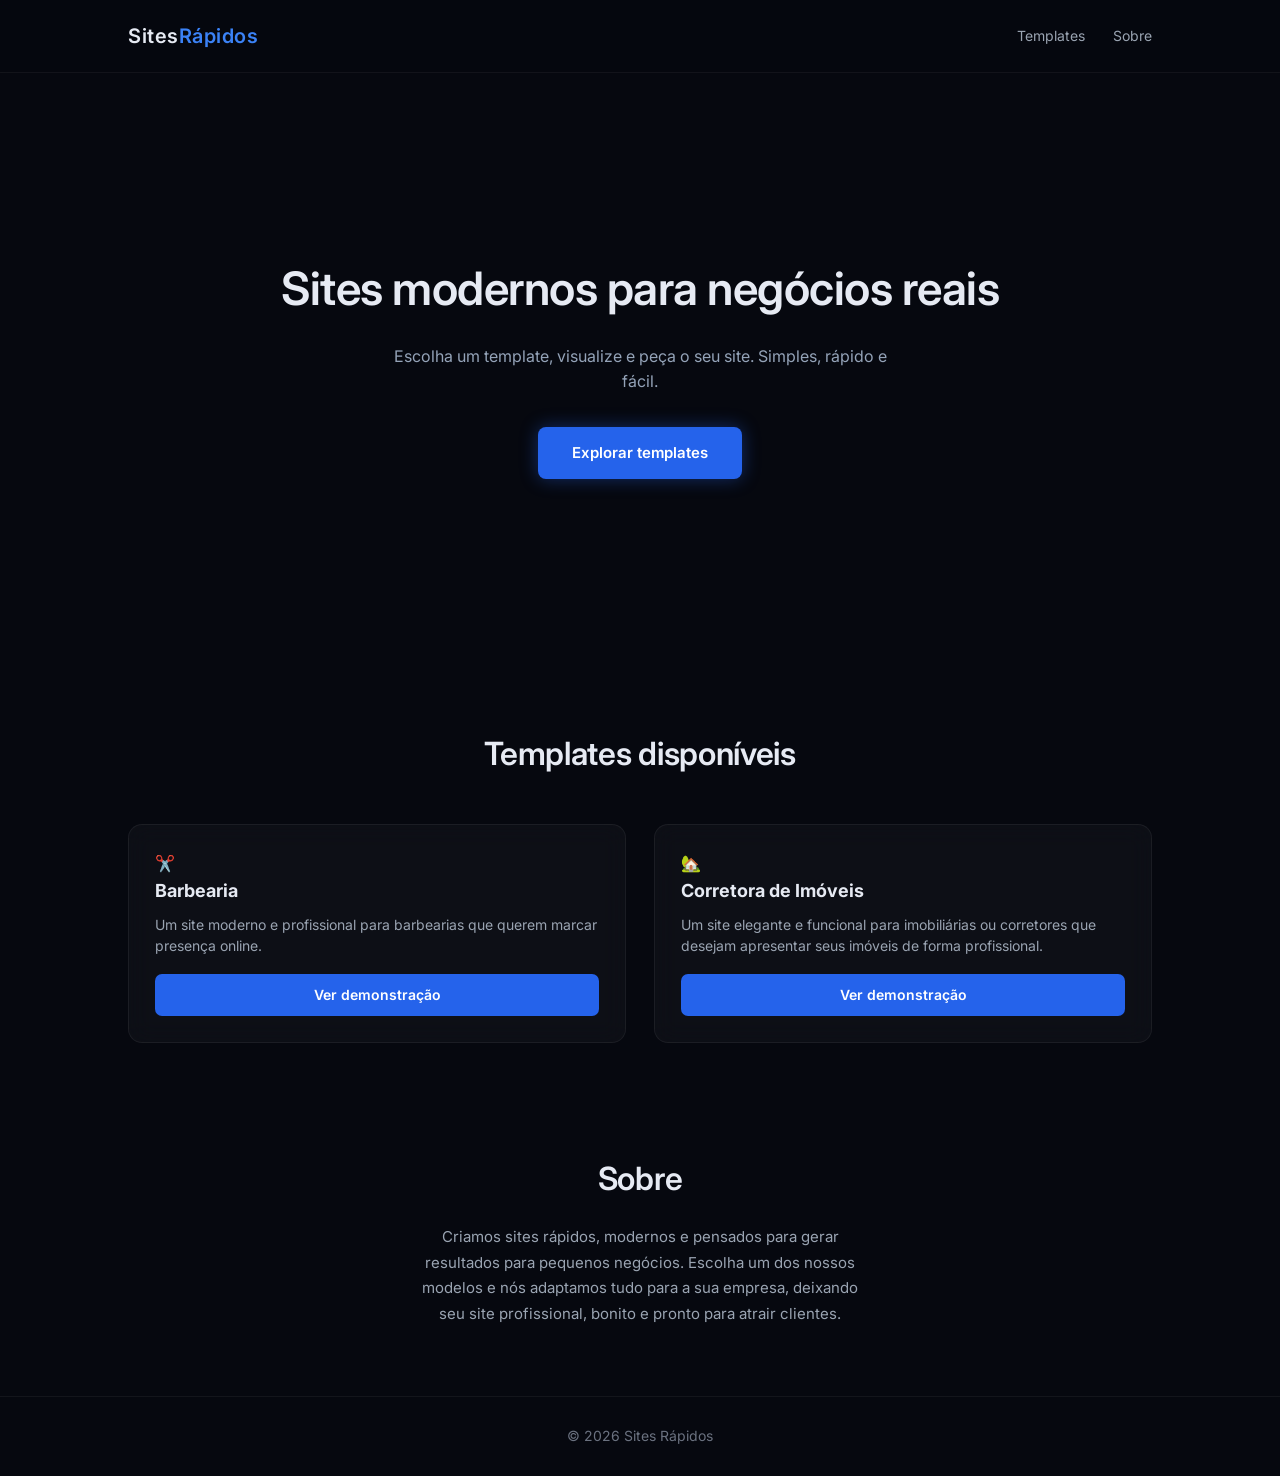
<file: index.html>
<!DOCTYPE html>
<html lang="pt-br">
<head>
<meta charset="UTF-8">
<meta name="viewport" content="width=device-width, initial-scale=1.0">
<meta name="description" content="Criação de sites rápidos e profissionais para pequenos negócios. Escolha um template e tenha seu site pronto em poucos dias.">

<title>Sites Rápidos</title>

<link rel="stylesheet" href="style.css">

<link rel="preconnect" href="https://fonts.googleapis.com">
<link href="https://fonts.googleapis.com/css2?family=Inter:wght@300;400;600&display=swap" rel="stylesheet">
    
<link rel="apple-touch-icon" sizes="180x180" href="favicons/apple-touch-icon.png">
<link rel="icon" type="image/png" sizes="32x32" href="favicons/favicon-32x32.png">
<link rel="icon" type="image/png" sizes="16x16" href="favicons/favicon-16x16.png">
<link rel="manifest" href="favicons/site.webmanifest">
<link rel="icon" href="favicons/favicon.ico">

</head>

<body>

<header class="header">
    <div class="logo">
    Sites<span>Rápidos</span>
    </div>

    <nav>
        <a href="#templates">Templates</a>
        <a href="#sobre">Sobre</a>
    </nav>
</header>

<section class="hero">
    <h1>Sites modernos para negócios reais</h1>

    <p>
    Escolha um template, visualize e peça o seu site.
    Simples, rápido e fácil.
    </p>

    <a class="btn" href="#templates">
    Explorar templates
    </a>
</section>

<section id="templates" class="templates">
    <h2>Templates disponíveis</h2>

    <div class="cards">

        <!-- TEMPLATE 1-->
        <div class="card">

            <div class="card-top">
            <div class="icon">✂️</div>
            <h3>Barbearia</h3>
            </div>

            <p>Um site moderno e profissional para barbearias que querem marcar presença online.</p>

            <a href="/barbearia" class="card-btn">
            Ver demonstração
            </a>

        </div>

        <!-- TEMPLATE 1-->
        <div class="card">

            <div class="card-top">
            <div class="icon">🏡</div>
            <h3>Corretora de Imóveis</h3>
            </div>

            <p>Um site elegante e funcional para imobiliárias ou corretores que desejam apresentar seus imóveis de forma profissional.</p>

            <a href="/imobiliaria" class="card-btn">
            Ver demonstração
            </a>

        </div>

    </div>
</section>

<section id="sobre" class="sobre">
    <h2>Sobre</h2>
    <p>
    Criamos sites rápidos, modernos e pensados para gerar resultados para pequenos negócios.
    Escolha um dos nossos modelos e nós adaptamos tudo para a sua empresa, deixando seu site profissional, bonito e pronto para atrair clientes.
    </p>
</section>

<footer>
    <p>© 2026 Sites Rápidos</p>
</footer>

<script src="script.js"></script>

</body>
</html>
</file>
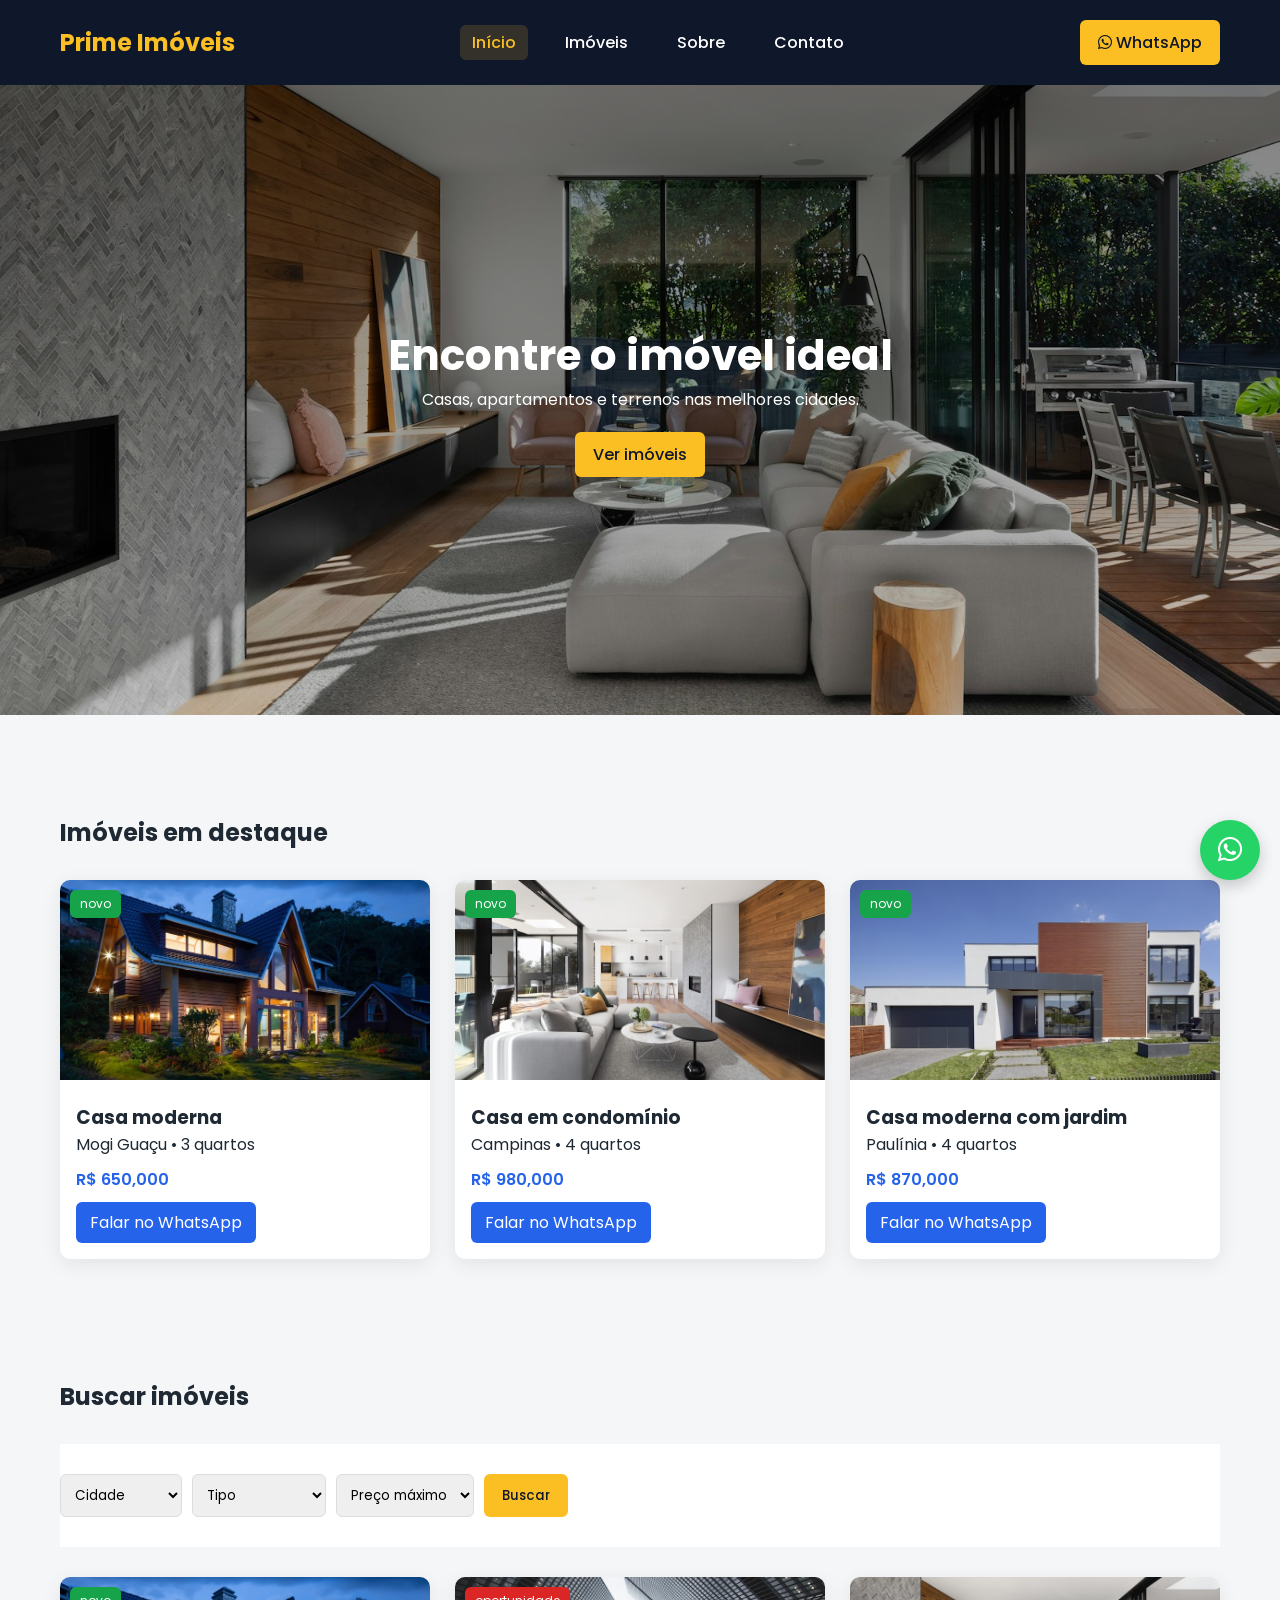
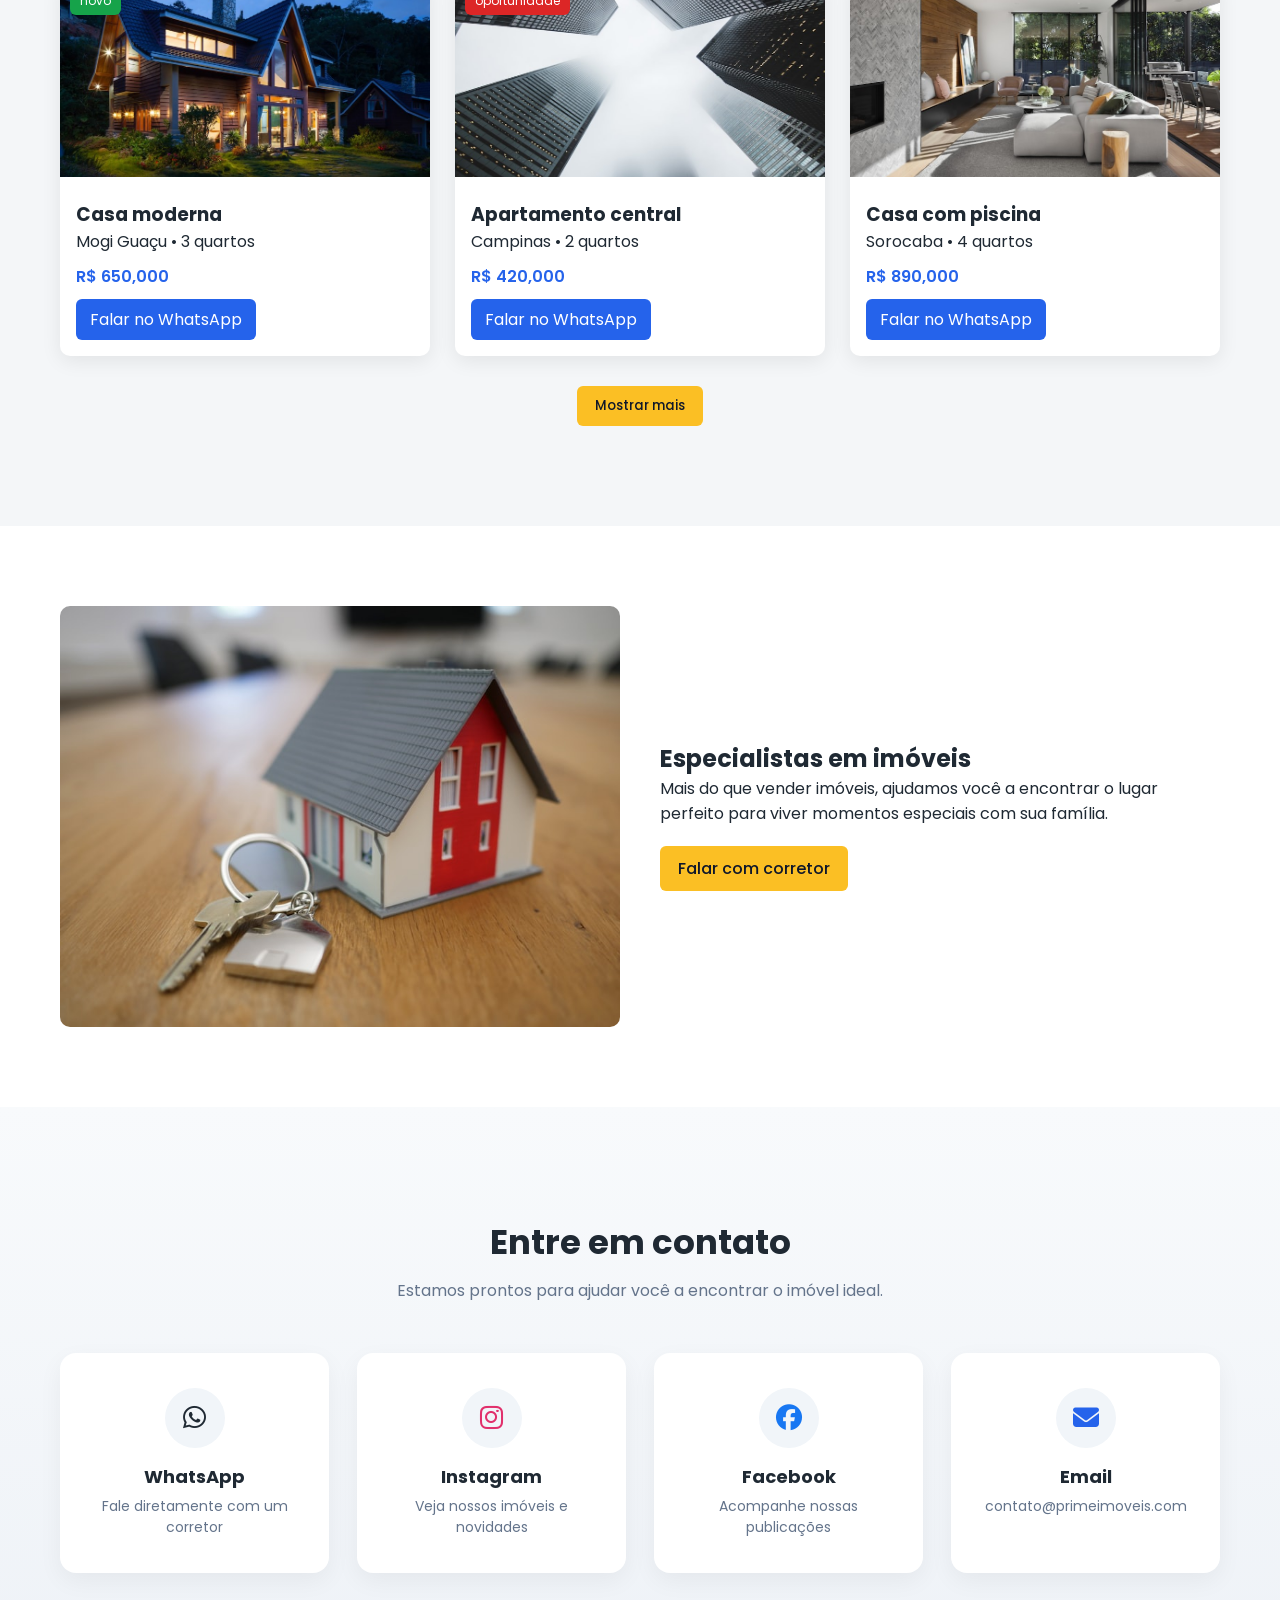
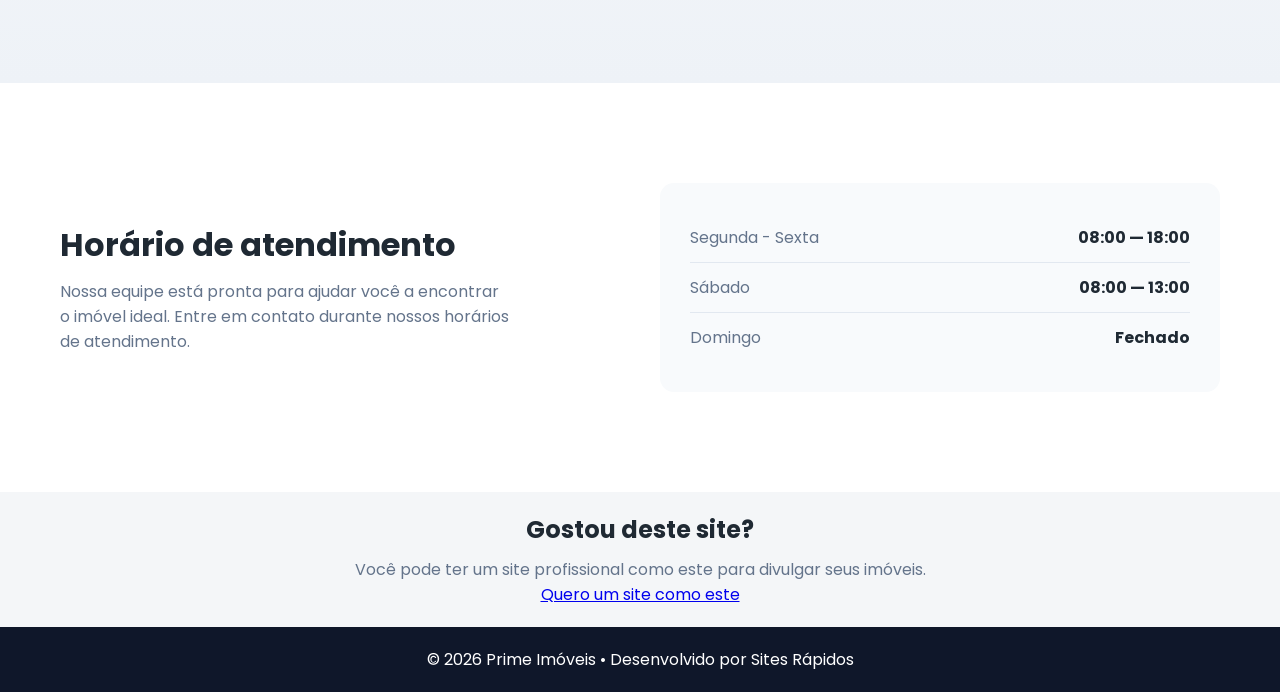
<file: corretora-imoveis/index.html>
<!DOCTYPE html>
<html lang="pt-br">
<head>
    <meta charset="UTF-8">
    <meta name="viewport" content="width=device-width, initial-scale=1.0">
    <title>Prime Imóveis</title>

    <link rel="stylesheet" href="css/style.css">
    <link rel="preconnect" href="https://fonts.googleapis.com">
    <link href="https://fonts.googleapis.com/css2?family=Poppins:wght@300;400;500;600;700&display=swap" rel="stylesheet">
    <link rel="stylesheet" href="https://cdnjs.cloudflare.com/ajax/libs/font-awesome/6.5.0/css/all.min.css">

    <meta name="description" content="Imobiliária especializada em casas, apartamentos e terrenos nas melhores cidades da região.">

    <link rel="icon" type="image/png" sizes="32x32" href="images/favicon/favicon-32x32.png">
    <link rel="icon" type="image/png" sizes="16x16" href="images/favicon/favicon-16x16.png">
    <link rel="manifest" href="images/site.webmanifest">
    <link rel="icon" href="images/favicon/favicon.ico">
</head>

<body>
<header>
    <div class="container nav">
        <h2 class="logo">Prime Imóveis</h2>

        <div class="menu-toggle">
            <i class="fa-solid fa-bars"></i>
        </div>

        <nav>
            <ul>
                <li><a href="#home" class="active">Início</a></li>
                <li><a href="#imoveis">Imóveis</a></li>
                <li><a href="#sobre">Sobre</a></li>
                <li><a href="#contato">Contato</a></li>
            </ul>
        </nav>
        
        <a href="https://whatsapp.com" target="_blank" class="btn">
            <i class="fa-brands fa-whatsapp"></i> WhatsApp
        </a>
    </div>
</header>

<section id="home" class="hero">
    <div class="hero-content">
        <h1>Encontre o imóvel ideal</h1>
        <p>Casas, apartamentos e terrenos nas melhores cidades.</p>
        <a href="#imoveis" class="btn">Ver imóveis</a>
    </div>
</section>

<section class="destaques">

    <div class="container">
        <h2>Imóveis em destaque</h2>
        <div class="grid" id="lista-destaque"></div>
    </div>

</section>

<section id="imoveis" class="imoveis">

    <div class="container">

        <h2>Buscar imóveis</h2>

    <div class="busca">

        <select id="cidade">
            <option value="">Cidade</option>
            <option value="mogi">Mogi Guaçu</option>
            <option value="campinas">Campinas</option>
            <option value="sorocaba">Sorocaba</option>
            <option value="paulinia">Paulínia</option>
            <option value="jaguariuna">Jaguariúna</option>
        </select>

        <select id="tipo">
            <option value="">Tipo</option>
            <option value="casa">Casa</option>
            <option value="apartamento">Apartamento</option>
            <option value="terreno">Terreno</option>
        </select>

        <select id="precoMax">
            <option value="">Preço máximo</option>
            <option value="300000">Até 300 mil</option>
            <option value="500000">Até 500 mil</option>
            <option value="800000">Até 800 mil</option>
            <option value="1000000">Até 1 milhão</option>
        </select>

        <button onclick="buscar()" class="btn">Buscar</button>

    </div>

        <div class="grid" id="lista-imoveis"></div>

        <div style="text-align:center;margin-top:30px">

            <button id="btnMais" class="btn">Mostrar mais</button>

        </div>

    </div>
</section>

<section id="sobre" class="sobre">
    <div class="container sobre-grid">
        <img src="images/site/sobre.jpg" alt="Foto de casa e chave">

        <div>
            <h2>Especialistas em imóveis</h2>
            <p>Mais do que vender imóveis, ajudamos você a encontrar o lugar perfeito para viver momentos especiais com sua família.</p>
            <a href="#contato" class="btn">Falar com corretor</a>
        </div>
    </div>
</section>

<section id="contato" class="contatos">

    <div class="container">

        <h2 class="titulo-contato">Entre em contato</h2>

        <p class="subtitulo-contato">
            Estamos prontos para ajudar você a encontrar o imóvel ideal.
        </p>

        <div class="contato-grid">

            <a href="https://whatsapp.com" target="_blank" class="contato-card">
                <div class="contato-icon">
                    <i class="fa-brands fa-whatsapp"></i>
                </div>
                <h3>WhatsApp</h3>
                <p>Fale diretamente com um corretor</p>
            </a>

            <a href="https://instagram.com/" target="_blank" class="contato-card instagram">
                <div class="contato-icon">
                    <i class="fa-brands fa-instagram"></i>
                </div>
                <h3>Instagram</h3>
                <p>Veja nossos imóveis e novidades</p>
            </a>

            <a href="https://facebook.com/" target="_blank" class="contato-card facebook">
                <div class="contato-icon">
                    <i class="fa-brands fa-facebook"></i>
                </div>
                <h3>Facebook</h3>
                <p>Acompanhe nossas publicações</p>
            </a>

            <a href="mailto:contato@primeimoveis.com" target="_blank" class="contato-card email">
                <div class="contato-icon">
                    <i class="fa-solid fa-envelope"></i>
                </div>
                <h3>Email</h3>
                <p>contato@primeimoveis.com</p>
            </a>
        </div>
    </div>

</section>

<section class="atendimento">

    <div class="container atendimento-box">

        <div class="atendimento-info">
            <h2>Horário de atendimento</h2>
            <p>
                Nossa equipe está pronta para ajudar você a encontrar o imóvel ideal.
                Entre em contato durante nossos horários de atendimento.
            </p>
        </div>

        <div class="horarios">
            <div class="horario-item">
                <span>Segunda - Sexta</span>
                <strong>08:00 — 18:00</strong>
            </div>

            <div class="horario-item">
                <span>Sábado</span>
                <strong>08:00 — 13:00</strong>
            </div>

            <div class="horario-item">
                <span>Domingo</span>
                <strong>Fechado</strong>
            </div>

        </div>

    </div>

</section>

<section class="cta-template">

    <div class="container" style="text-align:center">
        <h2>Gostou deste site?</h2>
        <p style="margin-top:10px;color:#64748b">
        Você pode ter um site profissional como este para divulgar seus imóveis.
        </p>
    
        <a href="https://wa.me/5519999999999?text=Olá,%20vi%20o%20template%20de%20imobiliária%20no%20sites-rapidos.com%20e%20quero%20um%20site%20assim." 
        class="btn-template" 
        target="_blank">
        Quero um site como este
        </a>
    </div>

</section>

<footer>
    <p>© 2026 Prime Imóveis • Desenvolvido por Sites Rápidos</p>
</footer>

<a href="https://whatsapp.com" target="_blank" class="whatsapp-float">
    <i class="fa-brands fa-whatsapp"></i>
</a>

<script src="js/script.js"></script>

</body>

</html>
</file>
<file: style.css>
*{
margin:0;
padding:0;
box-sizing:border-box;
}

body{
font-family:'Inter',sans-serif;
background:#06080f;
color:#e6eaf3;
line-height:1.6;
-webkit-font-smoothing:antialiased;
}


/* HEADER */

.header{
display:flex;
justify-content:space-between;
align-items:center;
padding:20px 10%;
border-bottom:1px solid rgba(255,255,255,0.05);
background:rgba(6,8,15,0.7);
backdrop-filter:blur(8px);
position:sticky;
top:0;
z-index:100;
}

.logo{
font-size:20px;
font-weight:600;
letter-spacing:0.5px;
}

.logo span{
color:#3b82f6;
}

nav a{
margin-left:24px;
text-decoration:none;
color:#9aa4b2;
font-size:14px;
transition:0.25s ease;
}

nav a:hover{
color:#ffffff;
}


/* HERO */

.hero{
min-height:65vh;
display:flex;
flex-direction:column;
justify-content:center;
align-items:center;
text-align:center;
padding:60px 20px;
}

.hero h1{
font-size:46px;
max-width:720px;
margin-bottom:18px;
font-weight:600;
letter-spacing:-0.5px;
}

.hero p{
color:#94a3b8;
max-width:500px;
margin-bottom:32px;
font-size:16px;
}


/* BOTÃO */

.btn{
background:#2563eb;
color:white;
padding:14px 34px;
border-radius:8px;
text-decoration:none;
font-weight:600;
font-size:15px;
transition:0.25s ease;
box-shadow:0 0 18px rgba(37,99,235,0.4);
}

.btn:hover{
transform:translateY(-3px);
box-shadow:0 0 35px rgba(37,99,235,0.6);
}


/* SECTIONS */

section{
padding:80px 10%;
}

h2{
text-align:center;
margin-bottom:45px;
font-size:32px;
font-weight:600;
letter-spacing:-0.3px;
}


/* TEMPLATES */

.templates{
padding-top:70px;
padding-bottom:60px;
}


/* CARDS */

.cards{
display:grid;
grid-template-columns:repeat(auto-fit,minmax(260px,1fr));
gap:28px;
max-width:1100px;
margin:auto;
}

.card{
background:rgba(255,255,255,0.03);
backdrop-filter:blur(12px);
border:1px solid rgba(255,255,255,0.06);
padding:26px;
border-radius:14px;
transition:0.35s ease;
display:flex;
flex-direction:column;
position:relative;
overflow:hidden;
}

.card:hover{
transform:translateY(-6px);
border-color:#2563eb;
box-shadow:0 12px 35px rgba(37,99,235,0.18);
}

.preview{
height:150px;
background:linear-gradient(135deg,#1e293b,#020617);
border-radius:8px;
margin-bottom:16px;
}

.card h3{
margin-bottom:8px;
font-size:18px;
}

.card p{
color:#9aa4b2;
font-size:14px;
margin-bottom:18px;
line-height:1.5;
}

.card-btn{
margin-top:auto;
background:#2563eb;
padding:10px;
border-radius:7px;
text-align:center;
text-decoration:none;
color:white;
font-weight:600;
font-size:14px;
transition:0.25s;
}

.card-btn:hover{
background:#3b82f6;
}


/* SOBRE */

.sobre{
padding-top:50px; /* reduz espaço antes da seção */
padding-bottom:70px;
max-width:720px;
margin:auto;
text-align:center;
}

.sobre h2{
margin-bottom:20px;
}

.sobre p{
color:#9aa4b2;
font-size:15px;
line-height:1.7;
}


/* FOOTER */

footer{
border-top:1px solid rgba(255,255,255,0.05);
padding:28px;
text-align:center;
color:#6b7280;
font-size:14px;
}


/* RESPONSIVIDADE */

@media(max-width:768px){

.hero h1{
font-size:34px;
}

section{
padding:60px 8%;
}

.header{
padding:18px 8%;
}

nav a{
margin-left:18px;
}

}
</file>
<file: corretora-imoveis/css/style.css>
*{
    margin:0;
    padding:0;
    box-sizing:border-box;
    font-family:'Poppins',sans-serif;
}

html{
    scroll-behavior:smooth;
    scroll-padding-top:90px;
}

body{
    background:#f4f6f8;
    color:#1f2933;
}

.container{
    max-width:1200px;
    margin:auto;
    padding:20px;
}

/* HEADER */

header{
    background:#0f172a;
    color:white;
    position:sticky;
    top:0;
    z-index:100;
}

.nav{
    display:flex;
    align-items:center;
    justify-content:space-between;
}

header .nav{
    flex-wrap:wrap;
    gap:10px;
}

header .btn{
    white-space:nowrap;
}

.logo{
    color:#fbbf24;
}

/* MENU HAMBURGER */

.menu-toggle{
    display:none;
    font-size:26px;
    cursor:pointer;
    color:white;
}

/* NAV */

nav ul{
    display:flex;
    gap:25px;
    list-style:none;
    flex-wrap:wrap;
}

nav a{
    text-decoration:none;
    color:white;
    font-weight:500;
    padding:6px 12px;
    border-radius:6px;
    transition:all .25s ease;
}

nav a:hover{
    color:#fbbf24;
    background:rgba(251,191,36,0.15);
}

nav a.active{
    color:#fbbf24;
    background:rgba(251,191,36,0.15);
}

/* BOTÕES */

.btn{
    background:#fbbf24;
    color:#0f172a;
    padding:10px 18px;
    border-radius:6px;
    text-decoration:none;
    font-weight:500;
    border:none;
    cursor:pointer;
}

.btn,
.btn-card{
    transition:all .25s ease;
}

.btn:hover{
    transform:translateY(-2px);
    box-shadow:0 5px 15px rgba(0,0,0,0.15);
}

.btn-card:hover{
    background:#1d4ed8;
    transform:translateY(-2px);
}

/* HERO */

.hero{
    height:70vh;
    background:url("../images/hero/hero.jpg") center/cover no-repeat;
    display:flex;
    align-items:center;
    justify-content:center;
    text-align:center;
    color:white;
    position:relative;
    overflow:hidden;
}

.hero::before{
    content:"";
    position:absolute;
    top:0;
    left:0;
    width:100%;
    height:100%;
    background:linear-gradient(rgba(0,0,0,0.5), rgba(0,0,0,0.2));
}

.hero-content{
    position:relative;
    z-index:2;
}

.hero h1{
    font-size:42px;
}

.hero .btn{
    margin-top:20px;
    display:inline-block;
}

/* DESTAQUES */

.destaques{
    padding:80px 0 40px;
}

/* BUSCA */

.imoveis{
    padding:40px 0 80px;
}

.busca{
    background:white;
    padding:30px 0;
    display:flex;
    gap:10px;
    flex-wrap:wrap;
    margin:30px 0;
}

.busca-box{
    display:flex;
    gap:10px;
    justify-content:center;
}

.busca select{
    padding:10px;
    border-radius:6px;
    border:1px solid #ddd;
}

/* GRID IMÓVEIS */

.grid{
    display:grid;
    grid-template-columns:repeat(auto-fit,minmax(280px,1fr));
    gap:25px;
    margin-top:30px;
}

/* CARD */

.card{
    background:white;
    border-radius:10px;
    overflow:hidden; 
    box-shadow:0 5px 20px rgba(0,0,0,0.08);
    transition:.3s; 
    position:relative; 
} 

.card:hover{
    transform:translateY(-6px) 
}


.card img{
    width:100%;
    height:200px;
    object-fit:cover;
}

.card-info{
    padding:16px;
}

.preco{
    display:block;
    margin:10px 0;
    font-weight:600;
    color:#2563eb;
}

.btn-card{
    display:inline-block;
    background:#2563eb;
    color:white;
    padding:8px 14px;
    border-radius:6px;
    text-decoration:none;
}

/* BADGES */

.badge{
    position:absolute;
    top:10px;
    left:10px;
    padding:5px 10px;
    border-radius:6px;
    color:white;
    font-size:12px;
}

.badge.novo{
    background:#16a34a;
}

.badge.oportunidade{
    background:#dc2626;
}

/* GALERIA */

.galeria{
    display:flex;
    gap:5px;
}

.galeria img{
    width:100%;
    height:200px;
    object-fit:cover;
}

.galeria button{
    position:absolute;
    top:50%;
    transform:translateY(-50%);
    background:rgba(0,0,0,0.5);
    border:none;
    color:white;
    font-size:20px;
    padding:5px 10px;
    cursor:pointer;
}

.galeria .prev{
    left:10px;
}

.galeria .next{
    right:10px;
}

/* SOBRE */

.sobre{
    background:white;
    padding:60px 0;
}

.sobre-grid{
    display:grid;
    grid-template-columns:1fr 1fr;
    gap:40px;
    align-items:center;
}

.sobre img{
    width:100%;
    border-radius:10px;
}

.sobre .btn{
    margin-top:20px;
    display:inline-block;
}

/* CONTATOS */

.contatos{
    padding:90px 0;
    background:linear-gradient(180deg,#f8fafc,#eef2f7);
}

.titulo-contato{
    text-align:center;
    font-size:34px;
    margin-bottom:10px;
}

.subtitulo-contato{
    text-align:center;
    color:#64748b;
    margin-bottom:50px;
    max-width:600px;
    margin-left:auto;
    margin-right:auto;
}

.contato-grid{
    display:grid;
    grid-template-columns:repeat(auto-fit,minmax(220px,1fr));
    gap:28px;
}

.contato-card{
    background:white;
    padding:35px 25px;
    border-radius:16px;
    text-align:center;
    text-decoration:none;
    color:#1f2933;
    box-shadow:0 8px 25px rgba(0,0,0,0.05);
    transition:all .28s ease;
    position:relative;
    overflow:hidden;
}

.contato-card:hover{
    transform:translateY(-7px);
    box-shadow:0 16px 35px rgba(0,0,0,0.08);
}

.contato-icon{
    width:60px;
    height:60px;
    margin:0 auto 15px auto;
    border-radius:50%;
    display:flex;
    align-items:center;
    justify-content:center;
    font-size:26px;
    background:#f1f5f9;
}

.contato-card h3{
    margin-bottom:6px;
    font-size:18px;
}

.contato-card p{
    font-size:14px;
    color:#64748b;
    overflow-wrap:break-word;
}

.contato-card::after{
    content:"";
    position:absolute;
    bottom:0;
    left:0;
    width:100%;
    height:3px;
    background:transparent;
    transition:0.25s;
}

.contato-card:hover::after{
    background:#2563eb;
}

.whatsapp i{color:#25d366;}
.instagram i{color:#e1306c;}
.facebook i{color:#1877f2;}
.email i{color:#2563eb;}
.telefone i{color:#f59e0b;}

/* ATENDIMENTO */

.atendimento{
    padding:80px 0;
    background:white;
}

.atendimento-box{
    display:grid;
    grid-template-columns:1fr 1fr;
    gap:40px;
    align-items:center;
}

.atendimento-info h2{
    font-size:32px;
    margin-bottom:10px;
}

.atendimento-info p{
    color:#64748b;
    max-width:450px;
}

.horarios{
    background:#f8fafc;
    border-radius:14px;
    padding:30px;
}

.horario-item{
    display:flex;
    justify-content:space-between;
    padding:12px 0;
    border-bottom:1px solid #e2e8f0;
}

.horario-item:last-child{
    border:none;
}

.horario-item span{color:#64748b;}
.horario-item strong{color:#1f2933;}

/* FORMULÁRIO */

form{
    display:flex;
    flex-direction:column;
    gap:10px;
    max-width:500px;
}

form input,
form textarea{
    padding:10px;
    border-radius:6px;
    border:1px solid #ccc;
}

textarea{
    resize:vertical;
    min-height:120px;
}

/* FOOTER */

footer{
    background:#0f172a;
    color:white;
    text-align:center;
    padding:20px;
}

/* WHATSAPP FLOAT */

.whatsapp-float{
    position:fixed;
    bottom:20px;
    right:20px;
    width:60px;
    height:60px;
    background:#25d366;
    color:white;
    border-radius:50%;
    display:flex;
    align-items:center;
    justify-content:center;
    font-size:28px;
    text-decoration:none;
    box-shadow:0 6px 15px rgba(0,0,0,0.2);
    transition:all .25s ease;
}

.whatsapp-float:hover{
    transform:scale(1.1);
    box-shadow:0 8px 20px rgba(0,0,0,0.25);
}

/* RESULTADO BUSCA */

.resultado{
    text-align:center;
    margin-top:20px;
    font-weight:500;
    color:#334155;
}

/* RESPONSIVO */

@media (max-width:768px){

    .menu-toggle{
        display:block;
        justify-self:end;
        font-size:26px;
    }

    .nav{
        display:grid;
        grid-template-columns:auto 1fr auto;
        align-items:center;
    }

    /* LOGO - esquerda */

    .logo{
        grid-column:1;
        justify-self:start;
    }

    /* WHATSAPP - meio */

    header .btn{
        grid-column:2;
        justify-self:center;
        padding:8px 14px;
        font-size:14px;
    }

    /* HAMBURGER - direita */

    .menu-toggle{
        display:block;
        grid-column:3;
        justify-self:end;
        font-size:26px;
        cursor:pointer;
    }

    /* MENU */

    nav{
        grid-column:1 / -1;
        width:100%;
        display:none;
    }

    nav.active{
        display:block;
    }

    nav ul{
        flex-direction:column;
        gap:10px;
        margin-top:15px;
    }

    nav a{
        display:block;
    }

    header .btn{
        display:none;
    }

    /* HERO */

    .hero{
        height:60vh;
        padding:20px;
    }

    .hero h1{
        font-size:28px;
    }

    .hero p{
        font-size:14px;
    }

    /* BUSCA */

    .busca{
        flex-direction:column;
    }

    .busca select,
    .busca button{
        width:100%;
    }

    /* SOBRE */

    .sobre-grid{
        grid-template-columns:1fr;
    }

    .sobre img{
        order:-1;
    }

    /* ATENDIMENTO */

    .atendimento-box{
        grid-template-columns:1fr;
    }

    /* CONTATOS */

    .contato-grid{
        grid-template-columns:1fr;
    }

    /* HORÁRIOS */

    .horario-item{
        flex-direction:column;
        gap:5px;
    }

    /* FOOTER */

    footer{
        font-size:14px;
        padding:25px;
    }

    /* CONTAINER */

    .container{
        padding:20px 16px;
    }

}
</file>
